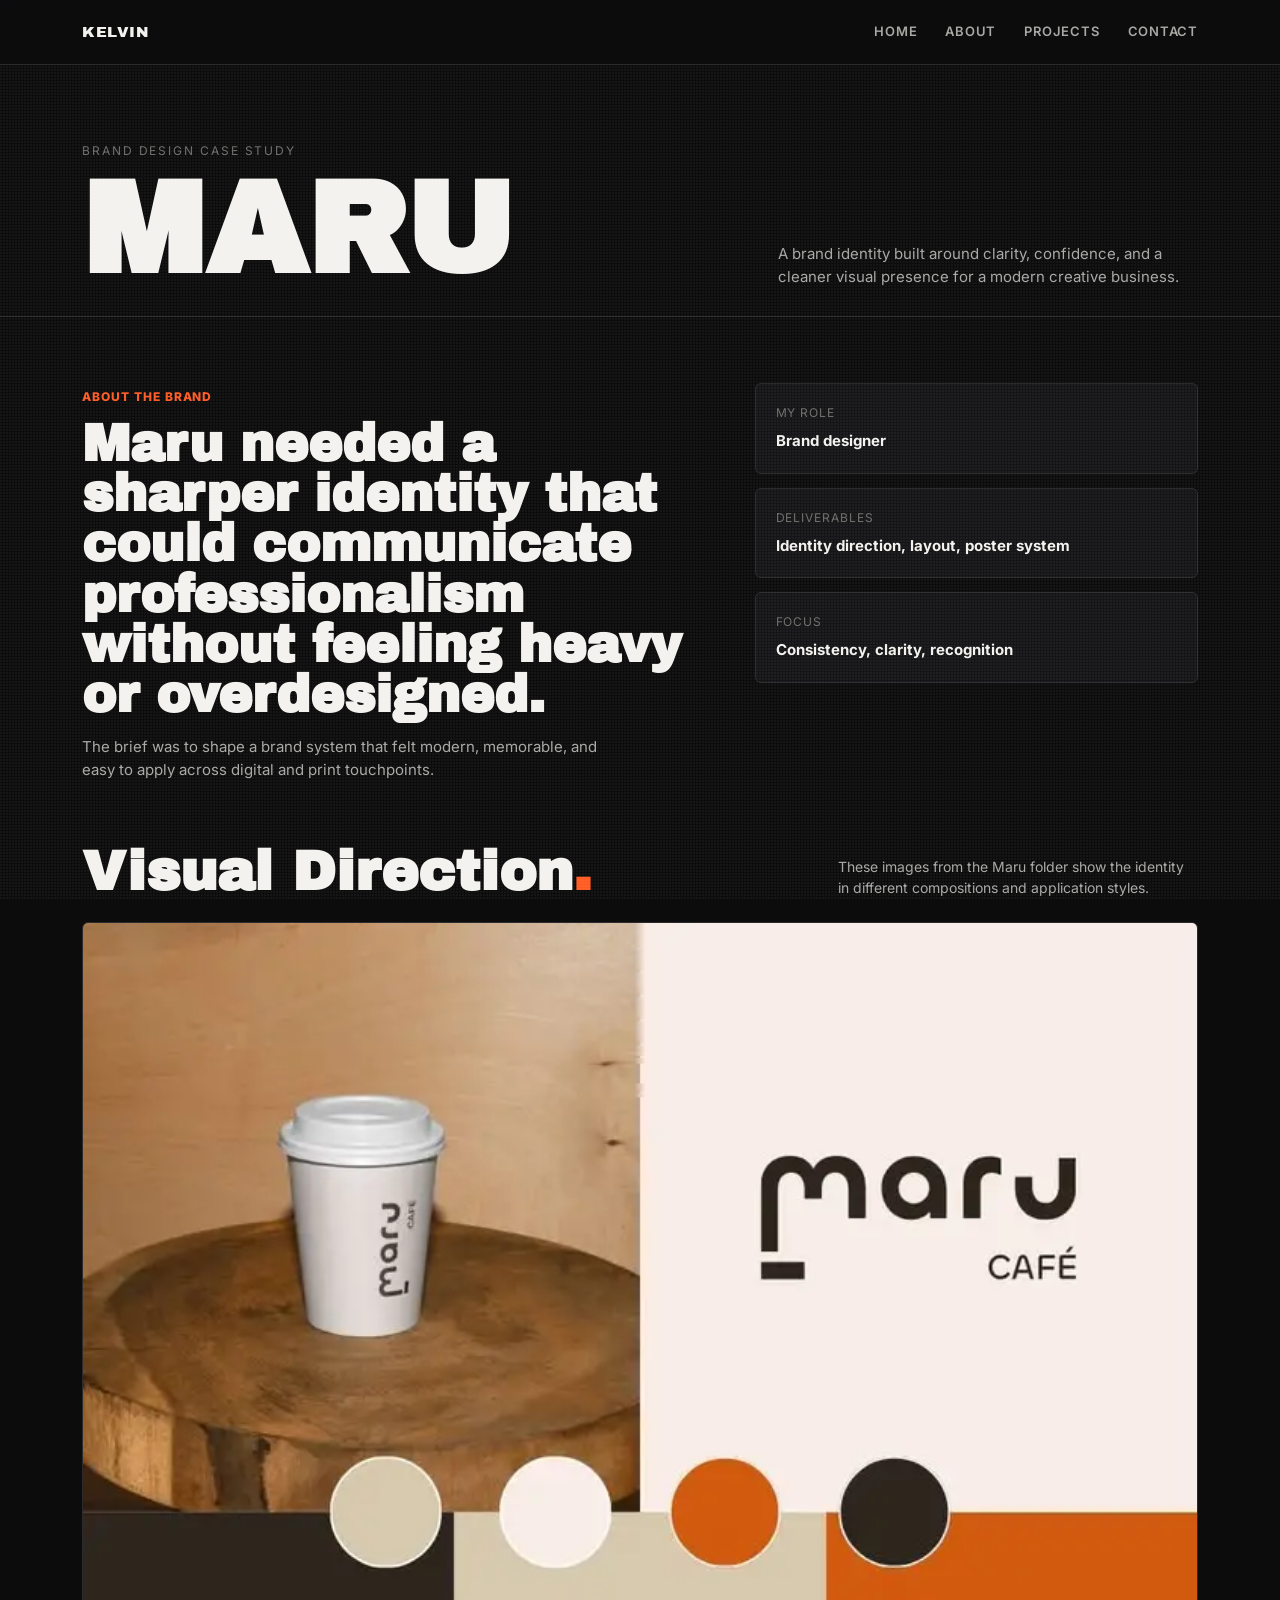
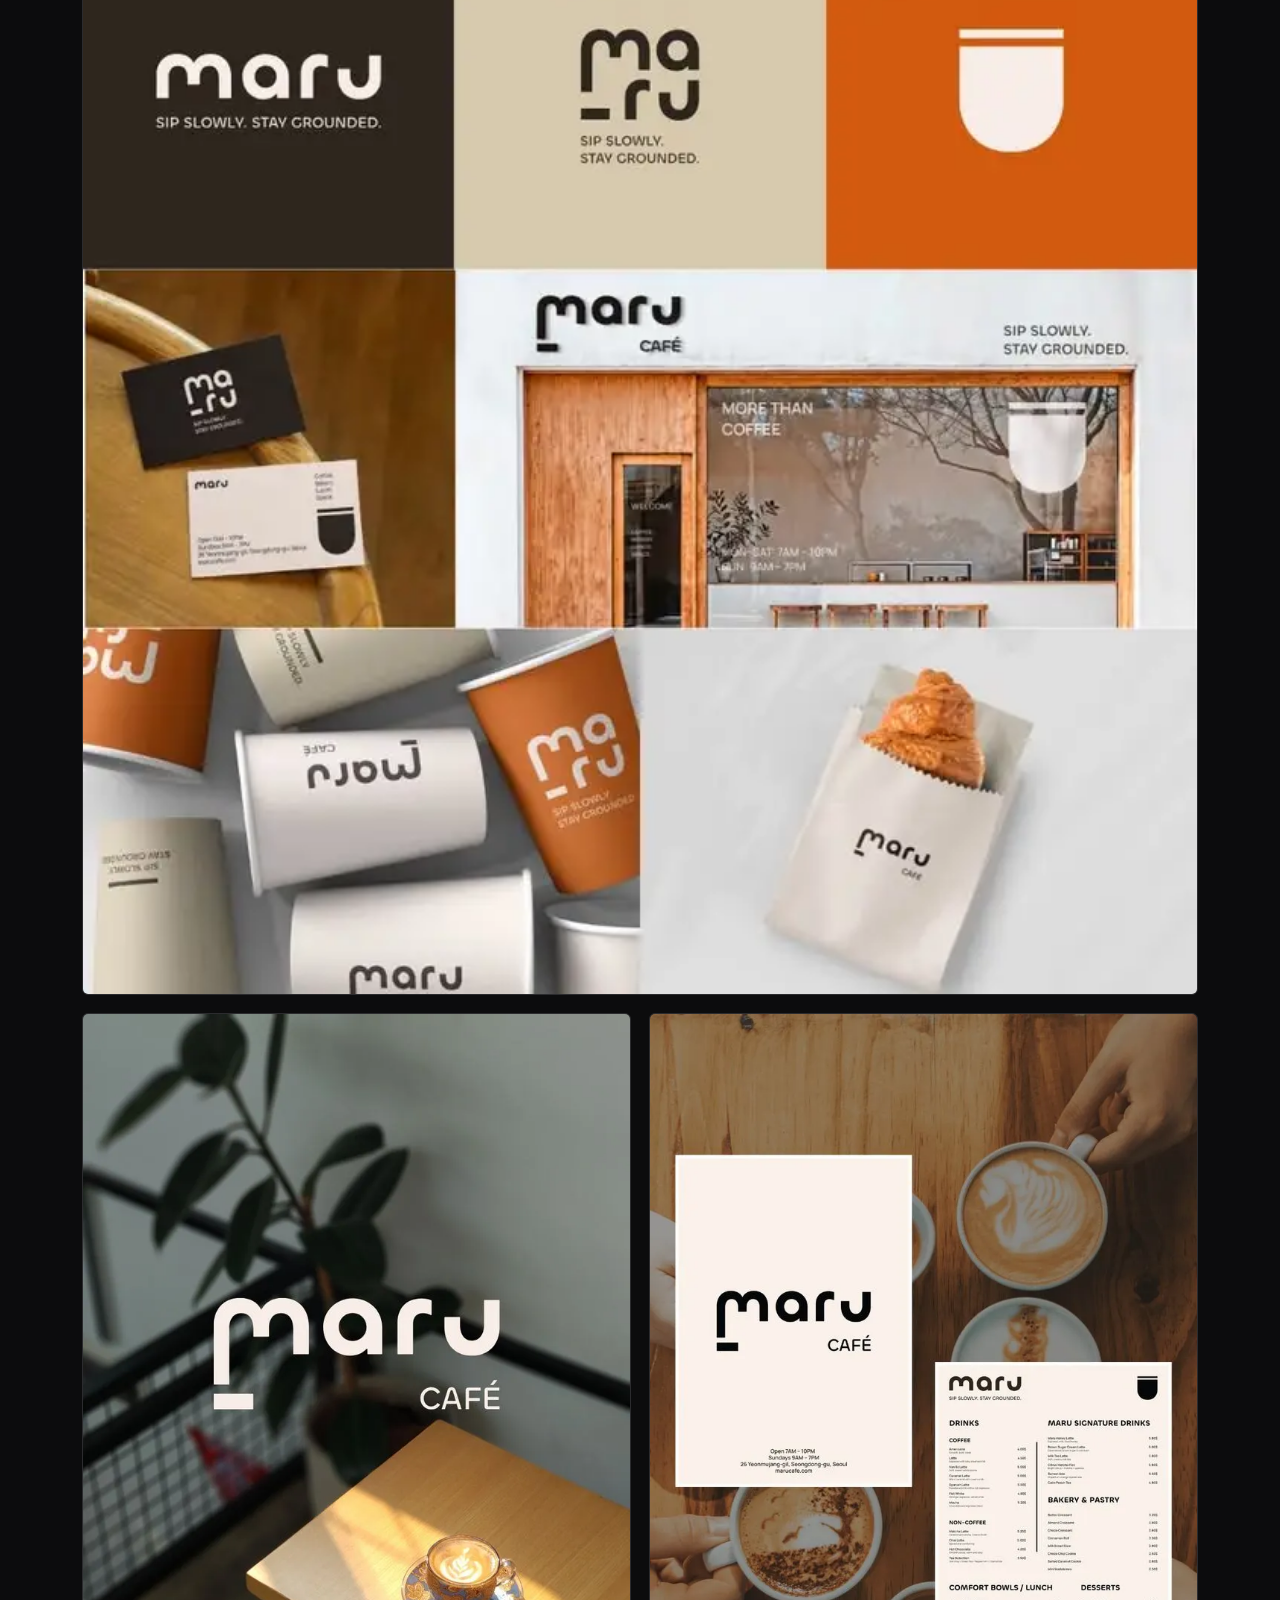
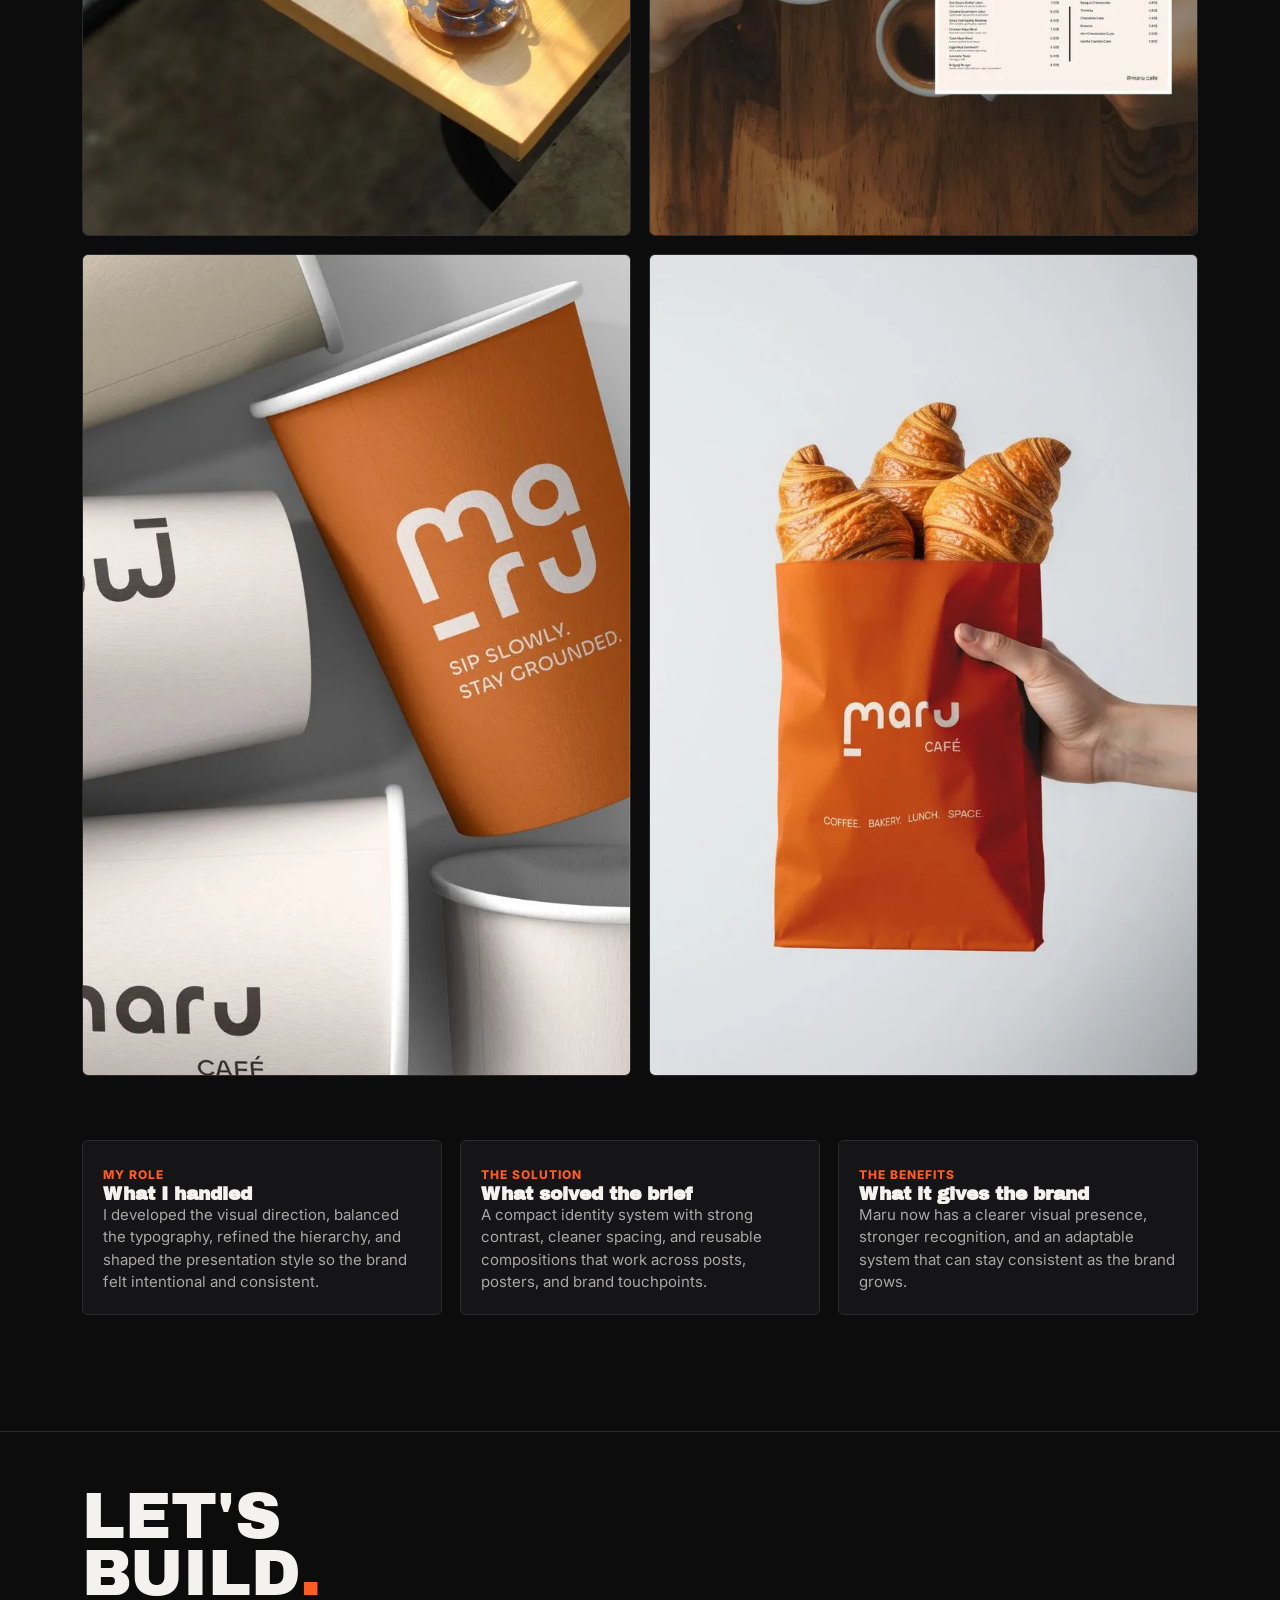
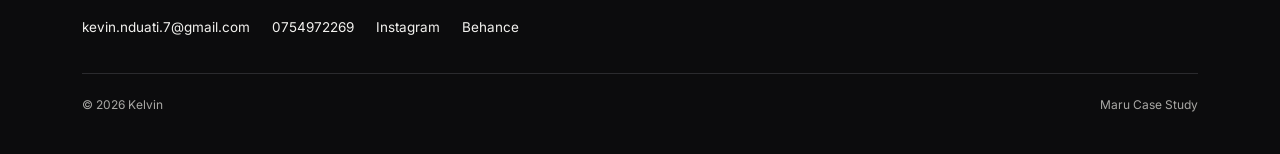
<file: frontend/maru.html>
<!DOCTYPE html>
<html lang="en">
<head>
    <meta charset="UTF-8">
    <meta name="viewport" content="width=device-width, initial-scale=1.0">
    <title>Maru — Brand Case Study</title>
    <link rel="preconnect" href="https://fonts.googleapis.com">
    <link rel="preconnect" href="https://fonts.gstatic.com" crossorigin>
    <link href="https://fonts.googleapis.com/css2?family=Archivo+Black&family=Inter:wght@400;500;600;700;800&display=swap" rel="stylesheet">
    <link rel="stylesheet" href="src/styles.css">
</head>
<body class="case-study-page">

<div class="noise"></div>

<nav>
    <div class="wrap">
        <div class="brand-mark">KELVIN</div>
        <button class="nav-toggle" type="button" aria-label="Toggle menu">
            <span></span><span></span><span></span>
        </button>
        <div class="nav-links">
            <a href="index.html">Home</a>
            <a href="index.html#hello">About</a>
            <a href="projects.html">Projects</a>
            <a href="index.html#contact">Contact</a>
        </div>
    </div>
</nav>

<header class="case-hero">
    <div class="wrap case-hero-grid">
        <div>
            <span class="eyebrow">Brand Design Case Study</span>
            <h1 class="case-title">MARU</h1>
        </div>
        <p class="case-lead">A brand identity built around clarity, confidence, and a cleaner visual presence for a modern creative business.</p>
    </div>
</header>

<main class="case-main">
    <section class="case-section">
        <div class="wrap case-overview">
            <div class="case-copy">
                <span class="case-label">About the brand</span>
                <h2>Maru needed a sharper identity that could communicate professionalism without feeling heavy or overdesigned.</h2>
                <p>The brief was to shape a brand system that felt modern, memorable, and easy to apply across digital and print touchpoints.</p>
            </div>
            <div class="case-stats">
                <div>
                    <span>My role</span>
                    <strong>Brand designer</strong>
                </div>
                <div>
                    <span>Deliverables</span>
                    <strong>Identity direction, layout, poster system</strong>
                </div>
                <div>
                    <span>Focus</span>
                    <strong>Consistency, clarity, recognition</strong>
                </div>
            </div>
        </div>
    </section>

    <section class="case-section case-image-grid">
        <div class="wrap">
            <div class="section-head">
                <h2>Visual Direction<span class="accent-dot">.</span></h2>
                <p>These images from the Maru folder show the identity in different compositions and application styles.</p>
            </div>
            <div class="case-gallery">
                <figure class="case-figure case-figure-large">
                    <img src="src/images/maru/brand1.webp" alt="Maru brand identity key visual">
                </figure>
                <figure class="case-figure">
                    <img src="src/images/maru/brand1.1.webp" alt="Maru identity variation one">
                </figure>
                <figure class="case-figure">
                    <img src="src/images/maru/brand1.2.webp" alt="Maru identity variation two">
                </figure>
                <figure class="case-figure">
                    <img src="src/images/maru/brand1.3.webp" alt="Maru identity variation three">
                </figure>
                <figure class="case-figure">
                    <img src="src/images/maru/1.4.webp" alt="Maru identity variation four">
                </figure>
            </div>
        </div>
    </section>

    <section class="case-section">
        <div class="wrap case-three-col">
            <div class="case-block">
                <span class="case-label">My role</span>
                <h3>What I handled</h3>
                <p>I developed the visual direction, balanced the typography, refined the hierarchy, and shaped the presentation style so the brand felt intentional and consistent.</p>
            </div>
            <div class="case-block">
                <span class="case-label">The solution</span>
                <h3>What solved the brief</h3>
                <p>A compact identity system with strong contrast, cleaner spacing, and reusable compositions that work across posts, posters, and brand touchpoints.</p>
            </div>
            <div class="case-block">
                <span class="case-label">The benefits</span>
                <h3>What it gives the brand</h3>
                <p>Maru now has a clearer visual presence, stronger recognition, and an adaptable system that can stay consistent as the brand grows.</p>
            </div>
        </div>
    </section>
</main>

<footer id="contact">
    <div class="wrap">
        <div class="foot-grid">
            <div>
                <div class="foot-title">LET'S<br>BUILD<span class="num">.</span></div>
                <div class="foot-links">
                    <a href="mailto:kevin.nduati.7@gmail.com">kevin.nduati.7@gmail.com</a>
                    <a href="tel:+254754972269">0754972269</a>
                    <a href="#">Instagram</a>
                    <a href="#">Behance</a>
                </div>
            </div>
        </div>
        <div class="foot-bottom">
            <span>© 2026 Kelvin</span>
            <span>Maru Case Study</span>
        </div>
    </div>
</footer>

<script>
    document.addEventListener('DOMContentLoaded', () => {
        const toggle = document.querySelector('.nav-toggle');
        const links = document.querySelector('.nav-links');
        
        if (toggle && links) {
            toggle.addEventListener('click', (e) => {
                e.stopPropagation();
                toggle.classList.toggle('is-active');
                links.classList.toggle('is-active');
            });
            
            document.addEventListener('click', (e) => {
                if (!toggle.contains(e.target) && !links.contains(e.target)) {
                    toggle.classList.remove('is-active');
                    links.classList.remove('is-active');
                }
            });
            
            links.querySelectorAll('a').forEach(link => {
                link.addEventListener('click', () => {
                    toggle.classList.remove('is-active');
                    links.classList.remove('is-active');
                });
            });
        }
    });
</script>
</body>
</html>
</file>
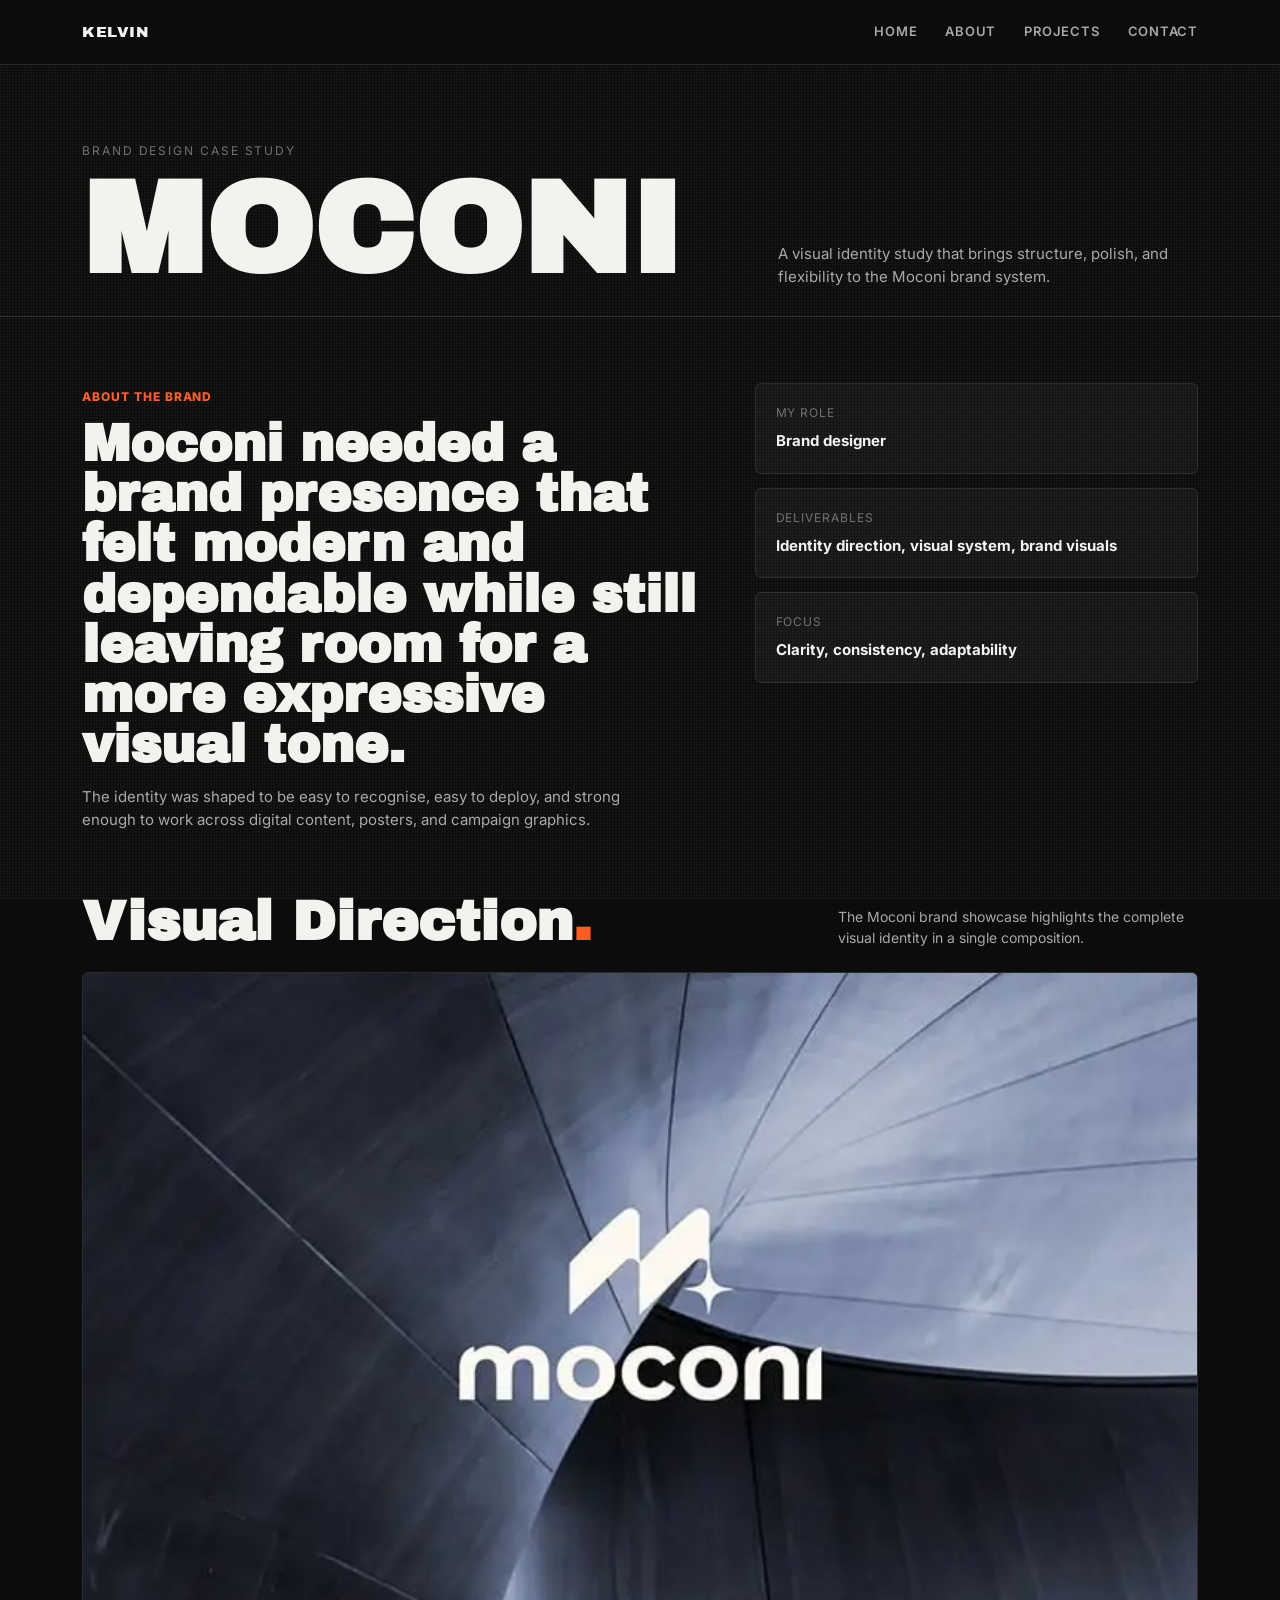
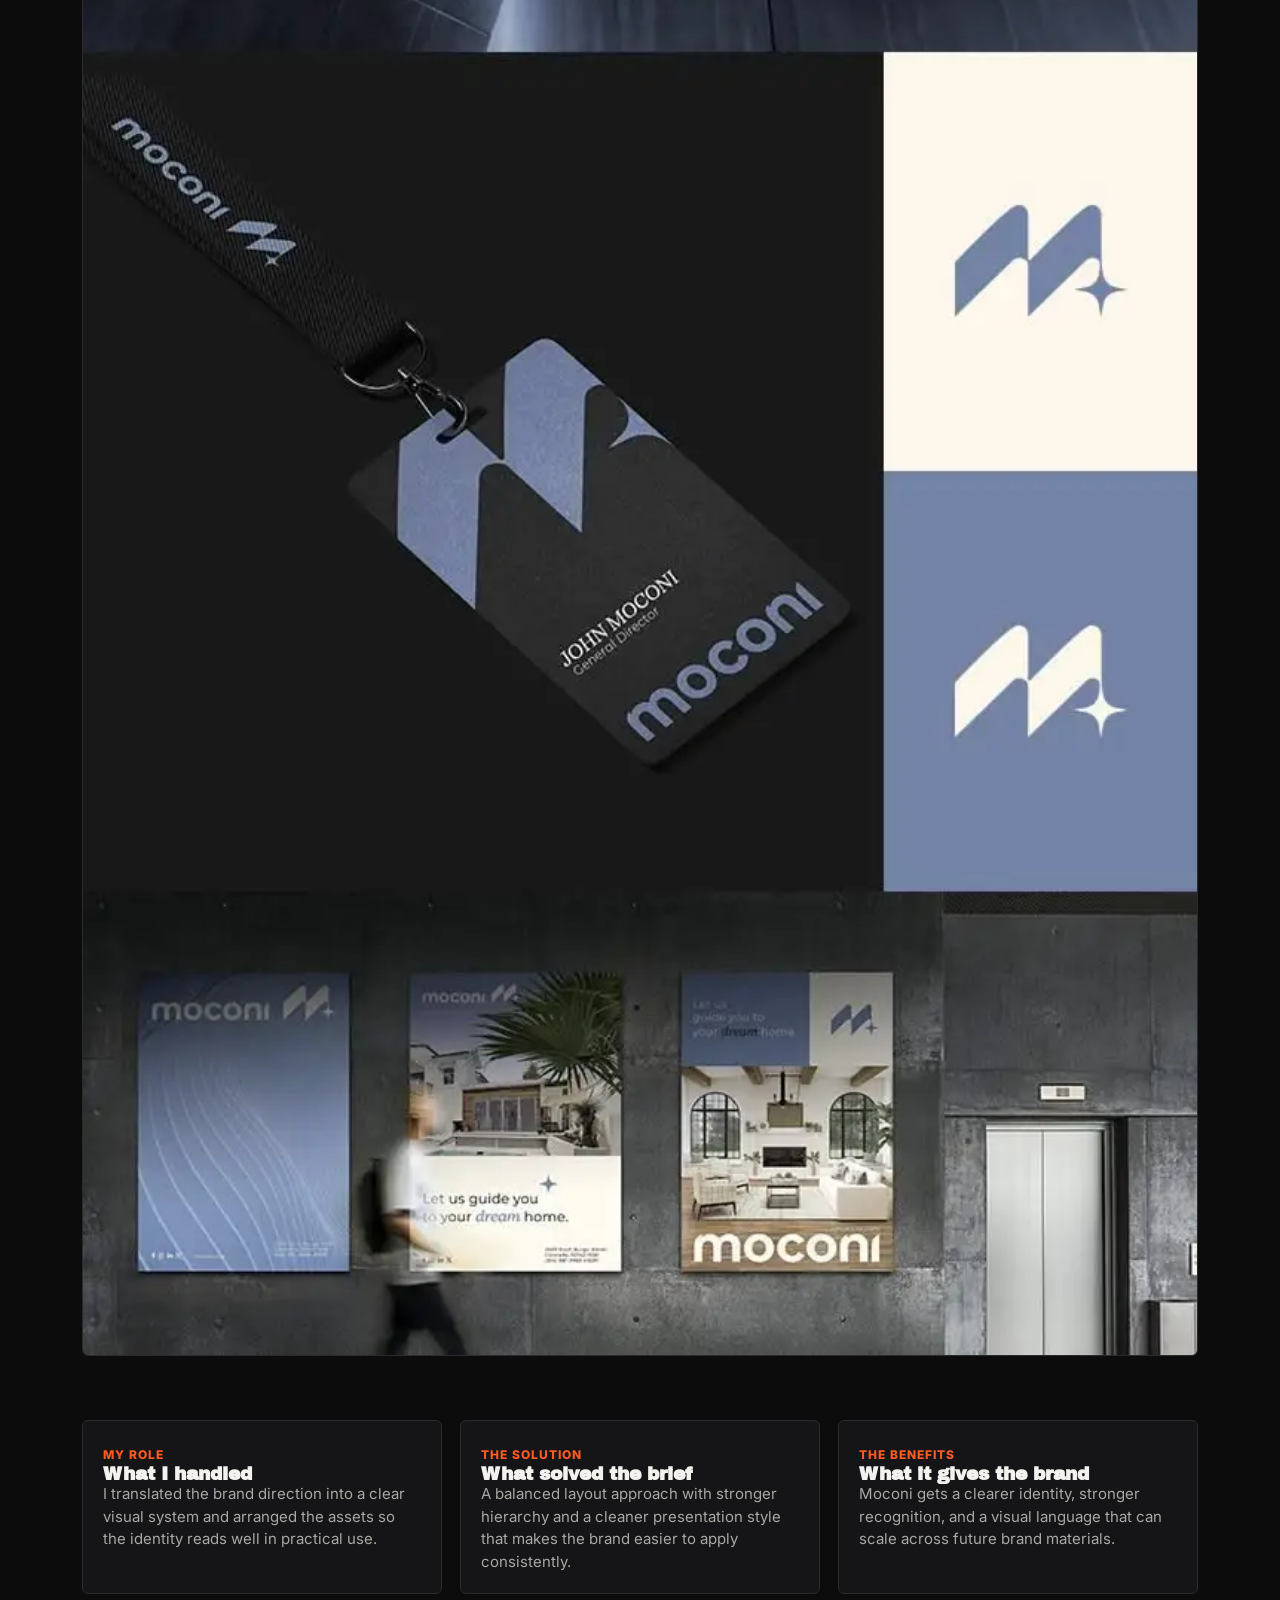
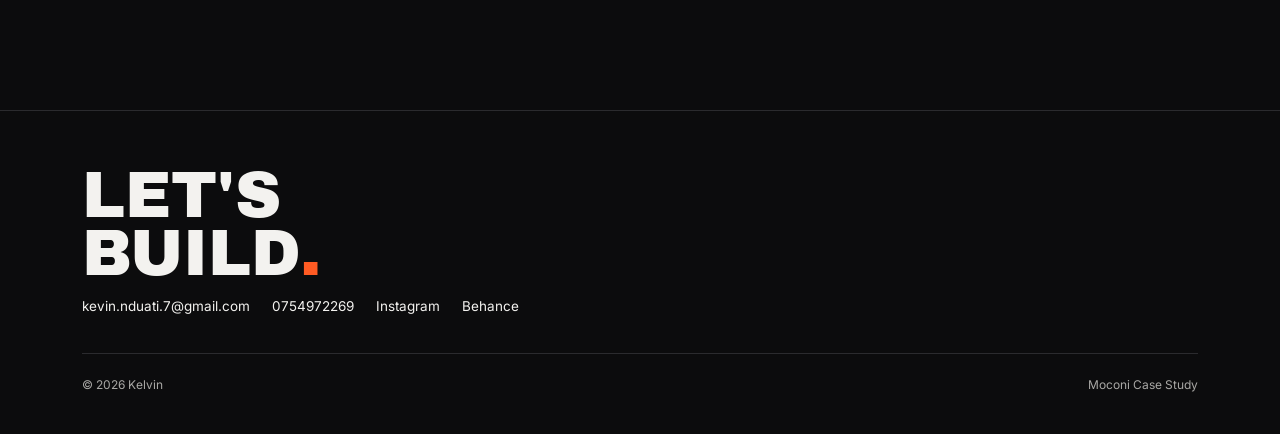
<file: frontend/moconi.html>
<!DOCTYPE html>
<html lang="en">
<head>
    <meta charset="UTF-8">
    <meta name="viewport" content="width=device-width, initial-scale=1.0">
    <title>Moconi — Brand Case Study</title>
    <link rel="preconnect" href="https://fonts.googleapis.com">
    <link rel="preconnect" href="https://fonts.gstatic.com" crossorigin>
    <link href="https://fonts.googleapis.com/css2?family=Archivo+Black&family=Inter:wght@400;500;600;700;800&display=swap" rel="stylesheet">
    <link rel="stylesheet" href="src/styles.css">
</head>
<body class="case-study-page">

<div class="noise"></div>

<nav>
    <div class="wrap">
        <div class="brand-mark">KELVIN</div>
        <button class="nav-toggle" type="button" aria-label="Toggle menu">
            <span></span><span></span><span></span>
        </button>
        <div class="nav-links">
            <a href="index.html">Home</a>
            <a href="index.html#hello">About</a>
            <a href="projects.html">Projects</a>
            <a href="index.html#contact">Contact</a>
        </div>
    </div>
</nav>

<header class="case-hero">
    <div class="wrap case-hero-grid">
        <div>
            <span class="eyebrow">Brand Design Case Study</span>
            <h1 class="case-title">MOCONI</h1>
        </div>
        <p class="case-lead">A visual identity study that brings structure, polish, and flexibility to the Moconi brand system.</p>
    </div>
</header>

<main class="case-main">
    <section class="case-section">
        <div class="wrap case-overview">
            <div class="case-copy">
                <span class="case-label">About the brand</span>
                <h2>Moconi needed a brand presence that felt modern and dependable while still leaving room for a more expressive visual tone.</h2>
                <p>The identity was shaped to be easy to recognise, easy to deploy, and strong enough to work across digital content, posters, and campaign graphics.</p>
            </div>
            <div class="case-stats">
                <div>
                    <span>My role</span>
                    <strong>Brand designer</strong>
                </div>
                <div>
                    <span>Deliverables</span>
                    <strong>Identity direction, visual system, brand visuals</strong>
                </div>
                <div>
                    <span>Focus</span>
                    <strong>Clarity, consistency, adaptability</strong>
                </div>
            </div>
        </div>
    </section>

    <section class="case-section case-image-grid">
        <div class="wrap">
            <div class="section-head">
                <h2>Visual Direction<span class="accent-dot">.</span></h2>
                <p>The Moconi brand showcase highlights the complete visual identity in a single composition.</p>
            </div>
            <div class="case-gallery">
                <figure class="case-figure case-figure-large">
                    <img src="src/images/moconi/brand2.0.webp" alt="Moconi brand identity showcase">
                </figure>
            </div>
        </div>
    </section>

    <section class="case-section">
        <div class="wrap case-three-col">
            <div class="case-block">
                <span class="case-label">My role</span>
                <h3>What I handled</h3>
                <p>I translated the brand direction into a clear visual system and arranged the assets so the identity reads well in practical use.</p>
            </div>
            <div class="case-block">
                <span class="case-label">The solution</span>
                <h3>What solved the brief</h3>
                <p>A balanced layout approach with stronger hierarchy and a cleaner presentation style that makes the brand easier to apply consistently.</p>
            </div>
            <div class="case-block">
                <span class="case-label">The benefits</span>
                <h3>What it gives the brand</h3>
                <p>Moconi gets a clearer identity, stronger recognition, and a visual language that can scale across future brand materials.</p>
            </div>
        </div>
    </section>
</main>

<footer id="contact">
    <div class="wrap">
        <div class="foot-grid">
            <div>
                <div class="foot-title">LET'S<br>BUILD<span class="num">.</span></div>
                <div class="foot-links">
                    <a href="mailto:kevin.nduati.7@gmail.com">kevin.nduati.7@gmail.com</a>
                    <a href="tel:+254754972269">0754972269</a>
                    <a href="#">Instagram</a>
                    <a href="#">Behance</a>
                </div>
            </div>
        </div>
        <div class="foot-bottom">
            <span>© 2026 Kelvin</span>
            <span>Moconi Case Study</span>
        </div>
    </div>
</footer>

<script>
    document.addEventListener('DOMContentLoaded', () => {
        const toggle = document.querySelector('.nav-toggle');
        const links = document.querySelector('.nav-links');
        
        if (toggle && links) {
            toggle.addEventListener('click', (e) => {
                e.stopPropagation();
                toggle.classList.toggle('is-active');
                links.classList.toggle('is-active');
            });
            
            document.addEventListener('click', (e) => {
                if (!toggle.contains(e.target) && !links.contains(e.target)) {
                    toggle.classList.remove('is-active');
                    links.classList.remove('is-active');
                }
            });
            
            links.querySelectorAll('a').forEach(link => {
                link.addEventListener('click', () => {
                    toggle.classList.remove('is-active');
                    links.classList.remove('is-active');
                });
            });
        }
    });
</script>
</body>
</html>
</file>
<file: frontend/src/styles.css>
:root {
    --bg-void: #0c0c0d;
    --bg-panel: #151517;
    --bg-panel-2: #1c1c1f;
    --line: #2b2b2e;
    --ink: #f3f2ef;
    --ink-dim: #a9a8a5;
    --ink-faint: #6f6e6b;
    --accent: #ff5b23;
    --display: 'Archivo Black', Arial, sans-serif;
    --body: 'Inter', -apple-system, sans-serif;
}

* {
    margin: 0;
    padding: 0;
    box-sizing: border-box;
}

html {
    scroll-behavior: smooth;
}

body {
    background: var(--bg-void);
    color: var(--ink);
    font-family: var(--body);
    line-height: 1.5;
    overflow-x: hidden;
}

a {
    color: inherit;
    text-decoration: none;
}

::selection {
    background: var(--accent);
    color: #0c0c0d;
}

.wrap {
    max-width: 1180px;
    margin: 0 auto;
    padding: 0 32px;
}

@media (max-width: 700px) {
    .wrap {
        padding: 0 20px;
    }
}

.noise {
    position: fixed;
    inset: 0;
    pointer-events: none;
    z-index: 0;
    opacity: .045;
    background-image: radial-gradient(circle at 1px 1px, #fff 1px, transparent 0);
    background-size: 3px 3px;
}

nav {
    position: sticky;
    top: 0;
    z-index: 50;
    background: rgba(12, 12, 13, .85);
    backdrop-filter: blur(10px);
    border-bottom: 1px solid var(--line);
}

nav .wrap {
    display: flex;
    align-items: center;
    justify-content: space-between;
    height: 64px;
}

.brand-mark {
    font-family: var(--display);
    font-size: 15px;
    letter-spacing: .04em;
}

.brand-mark span {
    color: var(--accent);
}

.nav-links {
    display: flex;
    gap: 28px;
    font-size: 13px;
    font-weight: 600;
    letter-spacing: .06em;
    text-transform: uppercase;
    color: var(--ink-dim);
}

.nav-links a:hover,
.foot-links a:hover,
.work-cta strong,
.section-head h2 .accent-dot,
.hero-title .num,
.foot-title .num {
    color: var(--accent);
}

.dot {
    color: var(--accent);
}

.nav-toggle {
    display: none;
    background: none;
    border: none;
    cursor: pointer;
    padding: 8px;
    flex-direction: column;
    gap: 5px;
    z-index: 100;
}

.nav-toggle span {
    display: block;
    width: 20px;
    height: 2px;
    background: var(--ink);
    transition: all 0.3s ease;
}

@media (max-width: 640px) {
    .nav-toggle {
        display: flex;
    }
    
    .nav-links {
        display: none;
        position: absolute;
        top: 64px;
        left: 0;
        right: 0;
        background: rgba(12, 12, 13, 0.96);
        backdrop-filter: blur(12px);
        flex-direction: column;
        align-items: center;
        padding: 30px 20px;
        gap: 24px;
        border-bottom: 1px solid var(--line);
        box-shadow: 0 10px 35px rgba(0, 0, 0, 0.6);
        z-index: 99;
    }
    
    .nav-links.is-active {
        display: flex;
    }
    
    .nav-toggle.is-active span:nth-child(1) {
        transform: translateY(7px) rotate(45deg);
    }
    
    .nav-toggle.is-active span:nth-child(2) {
        opacity: 0;
    }
    
    .nav-toggle.is-active span:nth-child(3) {
        transform: translateY(-7px) rotate(-45deg);
    }
}

.hero {
    position: relative;
    padding: 88px 0 64px;
    border-bottom: 1px solid var(--line);
}

.hero-top,
.hero-foot,
.intro-strip .wrap,
.foot-grid,
.foot-bottom,
.software .wrap,
.section-head {
    display: flex;
    justify-content: space-between;
    align-items: flex-start;
    gap: 24px;
    flex-wrap: wrap;
}

.eyebrow {
    font-size: 12px;
    letter-spacing: .16em;
    text-transform: uppercase;
    color: var(--ink-faint);
}

.year-tag,
.g-tag {
    background: var(--accent);
    color: #0c0c0d;
    font-weight: 800;
    font-size: 13px;
    padding: 6px 14px;
    border-radius: 2px;
    letter-spacing: .03em;
}

.hero-title,
.hello-copy h2,
.section-head h2,
.foot-title,
.foot-title .num,
.hero-title .num {
    font-family: var(--display);
}

.hero-title {
    font-size: clamp(64px, 13vw, 150px);
    line-height: .86;
    letter-spacing: -.01em;
    margin: 10px 0 18px;
    position: relative;
    display: inline-block;
}

.motif {
    position: absolute;
    right: 0;
    top: 40px;
    font-family: var(--display);
    font-size: clamp(90px, 18vw, 220px);
    color: transparent;
    -webkit-text-stroke: 1.5px var(--line);
    line-height: 1;
    z-index: -1;
    user-select: none;
}

@media (max-width: 700px) {
    .motif {
        display: none;
    }
}

.hero-foot .role,
.hero-foot .byline,
.intro-strip p,
.hello-copy p,
.section-head p,
.edu-course,
.t-place,
.skill-list li,
.lang-level,
.foot-bottom,
.work-cta,
.software-title,
.g-cat,
.g-title {
    color: var(--ink-dim);
}

.hero-foot .role {
    font-size: 14px;
    font-weight: 800;
    letter-spacing: .06em;
    text-transform: uppercase;
}

.hero-foot .byline,
.intro-strip p,
.hello-copy p {
    font-size: 14px;
}

.intro-strip {
    padding: 36px 0;
    border-bottom: 1px solid var(--line);
}

.intro-strip .col {
    max-width: 520px;
}

.intro-strip .name {
    color: var(--accent);
    font-weight: 800;
    font-size: 13px;
    letter-spacing: .06em;
    text-transform: uppercase;
    margin-bottom: 4px;
}

.intro-strip .copyright {
    color: var(--ink-faint);
    font-size: 13px;
    text-align: right;
}

.hello {
    padding: 80px 0;
    border-bottom: 1px solid var(--line);
}

.hello-grid {
    display: grid;
    grid-template-columns: 280px 1fr;
    gap: 48px;
    align-items: start;
}

@media (max-width: 800px) {
    .hello-grid {
        grid-template-columns: 1fr;
    }
}

.portrait {
    aspect-ratio: 4 / 5;
    border-radius: 4px;
    width: 100%;
    display: block;
    object-fit: cover;
    object-position: center;
    background: #101011;
    border: 1px solid var(--line);
}

.hello-copy h2 {
    font-size: clamp(48px, 8vw, 86px);
    line-height: .9;
    margin-bottom: 22px;
}

.hello-copy h2 .bang {
    color: var(--accent);
}

.hello-copy p {
    max-width: 56ch;
    margin-bottom: 26px;
}

.hello-copy p strong {
    color: var(--ink);
    font-weight: 700;
}

.contact-row,
.soft-icons,
.foot-links,
.gallery,
.skill-list {
    display: flex;
    flex-wrap: wrap;
}

.contact-row {
    gap: 14px;
}

.pill {
    display: inline-flex;
    align-items: center;
    gap: 8px;
    background: var(--accent);
    color: #0c0c0d;
    font-weight: 700;
    font-size: 14px;
    padding: 12px 20px;
    border-radius: 2px;
}

.pill.ghost {
    background: transparent;
    border: 1px solid var(--line);
    color: var(--ink);
}

.info-grid {
    display: grid;
    grid-template-columns: 1fr 1.1fr 1fr;
    gap: 1px;
    background: var(--line);
    border: 1px solid var(--line);
}

@media (max-width: 800px) {
    .info-grid {
        grid-template-columns: 1fr;
    }
}

.info-card {
    background: var(--bg-panel);
    padding: 32px 28px;
}

.info-card h3,
.languages-title {
    font-family: var(--display);
    font-size: 20px;
    margin-bottom: 20px;
    letter-spacing: -.01em;
}

.edu-year {
    color: var(--accent);
    font-size: 12px;
    font-weight: 700;
    letter-spacing: .08em;
    margin-bottom: 4px;
}

.edu-school {
    font-weight: 800;
    font-size: 15px;
    text-transform: uppercase;
    margin-bottom: 2px;
}

.edu-course {
    font-size: 14px;
    margin-bottom: 24px;
}

.edit-note {
    display: inline-block;
    margin-top: 2px;
    font-size: 11px;
    color: var(--ink-faint);
    font-style: italic;
}

.timeline {
    position: relative;
    padding-left: 22px;
}

.timeline::before {
    content: '';
    position: absolute;
    left: 5px;
    top: 6px;
    bottom: 6px;
    width: 1px;
    background: var(--line);
}

.t-item {
    position: relative;
    margin-bottom: 24px;
}

.t-item:last-child {
    margin-bottom: 0;
}

.t-item::before {
    content: '';
    position: absolute;
    left: -22px;
    top: 5px;
    width: 9px;
    height: 9px;
    border-radius: 50%;
    background: var(--accent);
}

.t-year {
    color: var(--accent);
    font-size: 12px;
    font-weight: 700;
    letter-spacing: .06em;
}

.t-role {
    font-weight: 800;
    font-size: 15px;
    margin: 2px 0;
    color: var(--ink);
}

.skill-list {
    list-style: none;
    margin-bottom: 26px;
    width: 100%;
}

.skill-list li {
    font-size: 13.5px;
    padding: 7px 0;
    border-bottom: 1px dashed var(--line);
    display: flex;
    align-items: center;
    gap: 8px;
}

.skill-list li:last-child {
    border-bottom: none;
}

.skill-list li::before {
    content: '—';
    color: var(--accent);
    font-weight: 700;
}

.lang-row {
    display: flex;
    justify-content: space-between;
    align-items: baseline;
    padding: 6px 0;
}

.lang-name {
    font-weight: 700;
    font-size: 14px;
    color: var(--ink);
}

.lang-level {
    font-size: 11px;
    letter-spacing: .05em;
    text-transform: uppercase;
}

.software {
    padding: 44px 0;
    border-top: 1px solid var(--line);
    border-bottom: 1px solid var(--line);
    background: var(--bg-panel);
}

.software .wrap {
    align-items: center;
    gap: 40px;
    justify-content: space-between;
}

.software-title {
    font-family: var(--display);
    font-size: 14px;
    letter-spacing: .08em;
    white-space: nowrap;
}

.soft-icons {
    gap: 18px;
}

.soft-icon {
    display: flex;
    align-items: center;
    gap: 10px;
    background: var(--bg-panel-2);
    border: 1px solid var(--line);
    border-radius: 2px;
    padding: 10px 16px;
    font-size: 13.5px;
    font-weight: 700;
}

.soft-icon em {
    font-style: normal;
    width: 26px;
    height: 26px;
    border-radius: 3px;
    display: flex;
    align-items: center;
    justify-content: center;
    font-family: var(--display);
    font-size: 11px;
    color: #0c0c0d;
    flex-shrink: 0;
}

.ic-ps { background: #3ba1e0; }
.ic-ai { background: #ff9a00; }
.ic-pr { background: #9a7bfa; }
.ic-ae { background: #b19cff; }
.ic-fg { background: #ff5b23; }
.ic-id { background: #ff4f7a; }

.work {
    padding: 84px 0;
}

.section-head {
    margin-bottom: 40px;
    align-items: flex-end;
}

.section-head h2 {
    font-size: clamp(36px, 6vw, 56px);
    line-height: .95;
}

.section-head p {
    font-size: 14px;
    max-width: 360px;
}

.gallery {
    display: grid;
    grid-template-columns: repeat(3, 1fr);
    gap: 20px;
}

@media (max-width: 900px) {
    .gallery {
        grid-template-columns: repeat(2, 1fr);
    }
}

@media (max-width: 560px) {
    .gallery {
        grid-template-columns: 1fr;
    }
}

.g-item {
    display: block;
    position: relative;
    aspect-ratio: 1 / 1;
    border-radius: 4px;
    overflow: hidden;
    border: 1px solid var(--line);
    background: linear-gradient(135deg, var(--bg-panel-2) 0%, var(--bg-panel) 100%);
    cursor: pointer;
    transition: transform .25s ease, border-color .25s ease;
}

.g-item-image {
    background: #0f0f10;
}

.g-item-brand-maru {
    background-image: linear-gradient(to top, rgba(12, 12, 13, .72), rgba(12, 12, 13, .1)), url('images/maru/brand1.webp');
    background-size: cover;
    background-position: center;
}

.g-item:hover {
    transform: translateY(-4px);
    border-color: var(--accent);
}

.g-item .g-label {
    position: absolute;
    inset: 0;
    display: flex;
    flex-direction: column;
    align-items: center;
    justify-content: center;
    gap: 8px;
    text-align: center;
    padding: 16px;
}

.g-plus {
    width: 44px;
    height: 44px;
    border-radius: 50%;
    border: 1px dashed var(--ink-faint);
    display: flex;
    align-items: center;
    justify-content: center;
    font-size: 20px;
    color: var(--ink-faint);
    transition: .25s;
}

.g-item:hover .g-plus {
    border-color: var(--accent);
    color: var(--accent);
    transform: rotate(90deg);
}

.g-cat {
    font-size: 11px;
    letter-spacing: .1em;
    text-transform: uppercase;
}

.g-title {
    font-weight: 700;
    font-size: 13.5px;
}

.g-tag {
    position: absolute;
    top: 10px;
    left: 10px;
    font-size: 10px;
    letter-spacing: .06em;
}

.work-cta {
    margin-top: 36px;
    padding: 22px 26px;
    border: 1px dashed var(--line);
    border-radius: 4px;
    font-size: 13.5px;
}

.work-cta-actions {
    margin-top: 36px;
    display: flex;
    gap: 14px;
    flex-wrap: wrap;
}

.cta-btn {
    display: inline-flex;
    align-items: center;
    justify-content: center;
    min-height: 48px;
    padding: 0 22px;
    border-radius: 999px;
    border: 1px solid transparent;
    font-size: 14px;
    font-weight: 800;
    letter-spacing: .04em;
    text-transform: uppercase;
    transition: transform .2s ease, border-color .2s ease, background-color .2s ease, color .2s ease;
}

.cta-btn:hover {
    transform: translateY(-2px);
}

.cta-btn-primary {
    background: var(--accent);
    color: #0c0c0d;
}

.cta-btn-primary:hover {
    background: #ff6a37;
}

.cta-btn-secondary {
    background: transparent;
    color: var(--ink);
    border-color: var(--line);
}

.cta-btn-secondary:hover {
    border-color: var(--accent);
    color: var(--accent);
}

footer {
    border-top: 1px solid var(--line);
    padding: 56px 0 40px;
}

.foot-grid {
    align-items: flex-end;
}

.foot-title {
    font-size: clamp(32px, 7vw, 64px);
    line-height: .9;
    margin-bottom: 14px;
}

.foot-links {
    gap: 22px;
    font-size: 13.5px;
}

.foot-bottom {
    margin-top: 36px;
    padding-top: 22px;
    border-top: 1px solid var(--line);
    font-size: 12px;
}

.projects-page {
    background: var(--bg-void);
}

.projects-hero {
    padding: 72px 0 28px;
    border-bottom: 1px solid var(--line);
}

.projects-hero-grid {
    align-items: end;
}

.projects-title {
    font-family: var(--display);
    font-size: clamp(56px, 10vw, 120px);
    line-height: .9;
    letter-spacing: -.02em;
    margin-top: 12px;
}

.projects-lead {
    max-width: 420px;
    color: var(--ink-dim);
    font-size: 15px;
}

.projects-main {
    padding: 32px 0 84px;
}

.event-showcase {
    display: none;
    margin-bottom: 28px;
}

.event-showcase.is-active {
    display: block;
}

.event-head {
    display: flex;
    justify-content: space-between;
    align-items: end;
    gap: 24px;
    flex-wrap: wrap;
    margin-bottom: 18px;
}

.event-head h2 {
    font-family: var(--display);
    font-size: clamp(32px, 5vw, 56px);
    line-height: .95;
    margin-top: 10px;
}

.event-head p {
    max-width: 420px;
    color: var(--ink-dim);
    font-size: 14px;
}

.event-slider {
    overflow: hidden;
    border: 1px solid var(--line);
    border-radius: 8px;
    background: var(--bg-panel);
}

.event-slider-row {
    border-radius: 0;
    border: none;
    border-bottom: 1px solid var(--line);
    background: transparent;
}

.event-slider-row:first-of-type {
    border-radius: 8px 8px 0 0;
    border: 1px solid var(--line);
    border-bottom: 1px solid var(--line);
    background: var(--bg-panel);
}

.event-slider-row:last-of-type {
    border-radius: 0 0 8px 8px;
    border: 1px solid var(--line);
    border-top: none;
    background: var(--bg-panel);
}

.event-slider-row:nth-child(3) {
    border-left: 1px solid var(--line);
    border-right: 1px solid var(--line);
    background: var(--bg-panel);
}

.event-track {
    display: flex;
    width: max-content;
    gap: 16px;
    padding: 16px;
    animation: event-drift 36s linear infinite;
    will-change: transform;
}

.event-track-ltr {
    animation: event-drift-ltr 40s linear infinite;
}

.event-track-rtl {
    animation: event-drift-rtl 44s linear infinite;
}

@keyframes event-drift {
    from { transform: translateX(-50%); }
    to { transform: translateX(0); }
}

@keyframes event-drift-ltr {
    from { transform: translateX(0); }
    to { transform: translateX(-50%); }
}

@keyframes event-drift-rtl {
    from { transform: translateX(-50%); }
    to { transform: translateX(0); }
}

.event-slide {
    position: relative;
    flex: 0 0 clamp(180px, 22vw, 300px);
    aspect-ratio: 4 / 5;
    overflow: hidden;
    border-radius: 8px;
    border: 1px solid var(--line);
    background: #101012;
}

.event-slide img {
    width: 100%;
    height: 100%;
    display: block;
    object-fit: cover;
}

.event-copy {
    position: absolute;
    inset: auto 0 0 0;
    padding: 18px 18px 20px;
    background: linear-gradient(to top, rgba(12, 12, 13, .88), transparent);
    color: var(--ink);
}

.event-copy span {
    display: inline-block;
    margin-bottom: 6px;
    color: var(--accent);
    font-size: 11px;
    font-weight: 800;
    letter-spacing: .12em;
}

.event-copy strong {
    display: block;
    font-family: var(--display);
    font-size: 20px;
    line-height: .95;
    max-width: 18ch;
}

/* ── Home page work reel (single-line) ── */

.work-reel {
    overflow: hidden;
    width: 100%;
    padding: 8px 0;
}

.work-reel-track {
    display: flex;
    width: max-content;
    gap: 14px;
    animation: work-reel-drift 60s linear infinite;
    will-change: transform;
}

.work-reel-track:hover {
    animation-play-state: paused;
}

@keyframes work-reel-drift {
    from { transform: translateX(0); }
    to { transform: translateX(-50%); }
}

.work-reel-slide {
    flex: 0 0 clamp(200px, 24vw, 340px);
    aspect-ratio: 4 / 5;
    overflow: hidden;
    border-radius: 6px;
    border: 1px solid var(--line);
    background: #101012;
    transition: transform .3s ease, border-color .3s ease;
}

.work-reel-slide:hover {
    transform: translateY(-4px);
    border-color: var(--accent);
}

.work-reel-slide img {
    width: 100%;
    height: 100%;
    display: block;
    object-fit: cover;
}

.filter-bar {
    display: flex;
    flex-wrap: wrap;
    gap: 12px;
    margin-bottom: 28px;
}

.filter-btn {
    border: 1px solid var(--line);
    background: transparent;
    color: var(--ink-dim);
    border-radius: 999px;
    padding: 11px 16px;
    font: inherit;
    font-size: 13px;
    font-weight: 700;
    cursor: pointer;
    transition: border-color .2s ease, color .2s ease, background-color .2s ease, transform .2s ease;
}

.filter-btn:hover {
    transform: translateY(-1px);
    color: var(--ink);
    border-color: var(--accent);
}

.filter-btn.is-active {
    background: var(--accent);
    color: #0c0c0d;
    border-color: var(--accent);
}

.projects-grid {
    display: grid;
    grid-template-columns: repeat(3, minmax(0, 1fr));
    gap: 22px;
}

.projects-grid.is-hidden {
    display: none;
}

@media (max-width: 980px) {
    .projects-grid {
        grid-template-columns: repeat(2, minmax(0, 1fr));
    }
}

@media (max-width: 640px) {
    .projects-grid {
        grid-template-columns: 1fr;
    }
}

.project-card {
    position: relative;
    border: 1px solid var(--line);
    border-radius: 6px;
    overflow: hidden;
    background: var(--bg-panel);
    transition: transform .25s ease, border-color .25s ease, opacity .25s ease;
}

.project-card:hover {
    transform: translateY(-4px);
    border-color: var(--accent);
}

.project-link {
    display: block;
    color: inherit;
    text-decoration: none;
}

.project-card.is-hidden {
    display: none;
}

.project-badge {
    position: absolute;
    margin: 14px;
    z-index: 2;
    background: var(--accent);
    color: #0c0c0d;
    font-size: 11px;
    font-weight: 800;
    letter-spacing: .08em;
    text-transform: uppercase;
    padding: 6px 10px;
    border-radius: 4px;
}

.project-preview {
    aspect-ratio: 4 / 3;
    background: linear-gradient(135deg, var(--bg-panel-2), #0f0f10);
}

.project-preview-brand {
    background: linear-gradient(135deg, #1f2023, #0f1011), radial-gradient(circle at 20% 20%, rgba(255, 91, 35, .45), transparent 35%);
}


.project-copy {
    padding: 18px 18px 22px;
}

.project-copy h2 {
    font-family: var(--display);
    font-size: 20px;
    line-height: 1;
    margin-bottom: 10px;
}

.project-copy p {
    color: var(--ink-dim);
    font-size: 14px;
}

.case-study-page {
    background: var(--bg-void);
}

.case-hero {
    padding: 72px 0 28px;
    border-bottom: 1px solid var(--line);
}

.case-hero-grid {
    display: flex;
    justify-content: space-between;
    align-items: end;
    gap: 24px;
    flex-wrap: wrap;
}

.case-title {
    font-family: var(--display);
    font-size: clamp(64px, 12vw, 130px);
    line-height: .9;
    margin-top: 10px;
}

.case-lead {
    max-width: 420px;
    color: var(--ink-dim);
    font-size: 15px;
}

.case-main {
    padding: 34px 0 84px;
}

.case-section {
    padding: 32px 0;
}

.case-overview {
    display: grid;
    grid-template-columns: 1.3fr .9fr;
    gap: 32px;
    align-items: start;
}

@media (max-width: 900px) {
    .case-overview {
        grid-template-columns: 1fr;
    }
}

.case-copy h2,
.case-block h3 {
    font-family: var(--display);
    line-height: .98;
}

.case-copy h2 {
    font-size: clamp(30px, 4vw, 52px);
    margin: 12px 0 16px;
}

.case-copy p,
.case-block p {
    color: var(--ink-dim);
    font-size: 15px;
    max-width: 60ch;
}

.case-label {
    color: var(--accent);
    font-size: 12px;
    text-transform: uppercase;
    letter-spacing: .08em;
    font-weight: 800;
}

.case-stats {
    display: grid;
    gap: 14px;
}

.case-stats div,
.case-block {
    border: 1px solid var(--line);
    background: var(--bg-panel);
    border-radius: 6px;
    padding: 20px;
}

.case-stats span {
    display: block;
    color: var(--ink-faint);
    font-size: 12px;
    text-transform: uppercase;
    letter-spacing: .08em;
    margin-bottom: 6px;
}

.case-stats strong {
    color: var(--ink);
    font-size: 15px;
}

.case-image-grid .section-head {
    margin-bottom: 24px;
}

.case-gallery {
    display: grid;
    grid-template-columns: repeat(2, minmax(0, 1fr));
    gap: 18px;
}

@media (max-width: 720px) {
    .case-gallery {
        grid-template-columns: 1fr;
    }
}

.case-figure {
    border: 1px solid var(--line);
    border-radius: 6px;
    overflow: hidden;
    background: var(--bg-panel);
}

.case-figure-large {
    grid-column: 1 / -1;
}

.case-figure img {
    width: 100%;
    height: 100%;
    display: block;
    object-fit: cover;
}

.case-three-col {
    display: grid;
    grid-template-columns: repeat(3, minmax(0, 1fr));
    gap: 18px;
}

@media (max-width: 900px) {
    .case-three-col {
        grid-template-columns: 1fr;
    }
}

.project-preview-brand-maru {
    background-image: linear-gradient(to top, rgba(12, 12, 13, .72), rgba(12, 12, 13, .12)), url('images/maru/brand1.webp');
    background-size: cover;
    background-position: center;
}

.project-preview-brand-moconi {
    background-image: linear-gradient(to top, rgba(12, 12, 13, .72), rgba(12, 12, 13, .12)), url('images/moconi/brand2.0.webp');
    background-size: cover;
    background-position: center;
}

.project-preview-home {
    background: linear-gradient(135deg, #1c1c1f 0%, var(--accent) 150%);
    position: relative;
    overflow: hidden;
    display: flex;
    align-items: center;
    justify-content: center;
}

.project-preview-home::after {
    content: "HOME";
    position: absolute;
    font-family: var(--display);
    font-size: clamp(24px, 4vw, 36px);
    color: var(--ink);
    opacity: 0.12;
    letter-spacing: 0.15em;
    transform: rotate(-12deg);
    font-weight: 800;
}

@media (max-width: 480px) {
    .hero-title {
        font-size: clamp(40px, 12vw, 60px);
        letter-spacing: -0.02em;
    }
    
    .projects-title {
        font-size: clamp(36px, 10vw, 50px);
    }
    
    .case-title {
        font-size: clamp(36px, 10vw, 50px);
    }
    
    .hello-copy h2 {
        font-size: clamp(32px, 8vw, 44px);
    }
    
    .foot-title {
        font-size: clamp(30px, 8vw, 40px);
    }
    
    .section-head h2 {
        font-size: clamp(28px, 6vw, 36px);
    }
}
</file>
